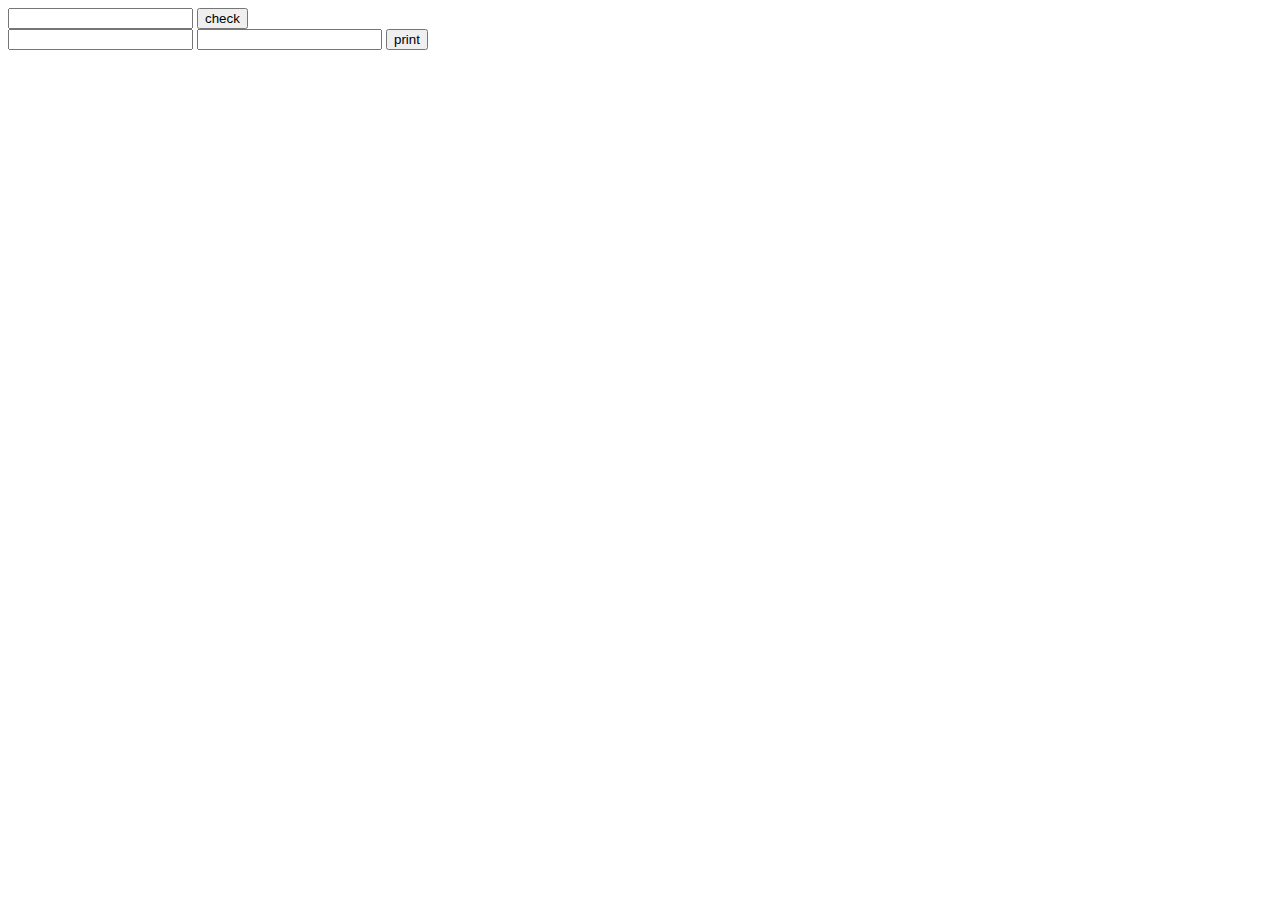
<file: clock/index.html>
<html lang="pl">

<head>
  <meta charset="utf-8" />
  <title>Clock</title>
</head>

<body onload="count()" ;>
  <div id="clock"></div>
  <input type="text" id="number_input" />
  <input type="submit" value="check" onclick="check_number_from_input()" />
  <div id="result"></div>

  <input type="text" id="number_one" />
  <input type="text" id="number_two" />
  <input type="submit" value="print" onclick="clear_field(), print_numbers()" />
  <div id="printing_result"></div>
  <script src="clock.js" />

</body>
</file>
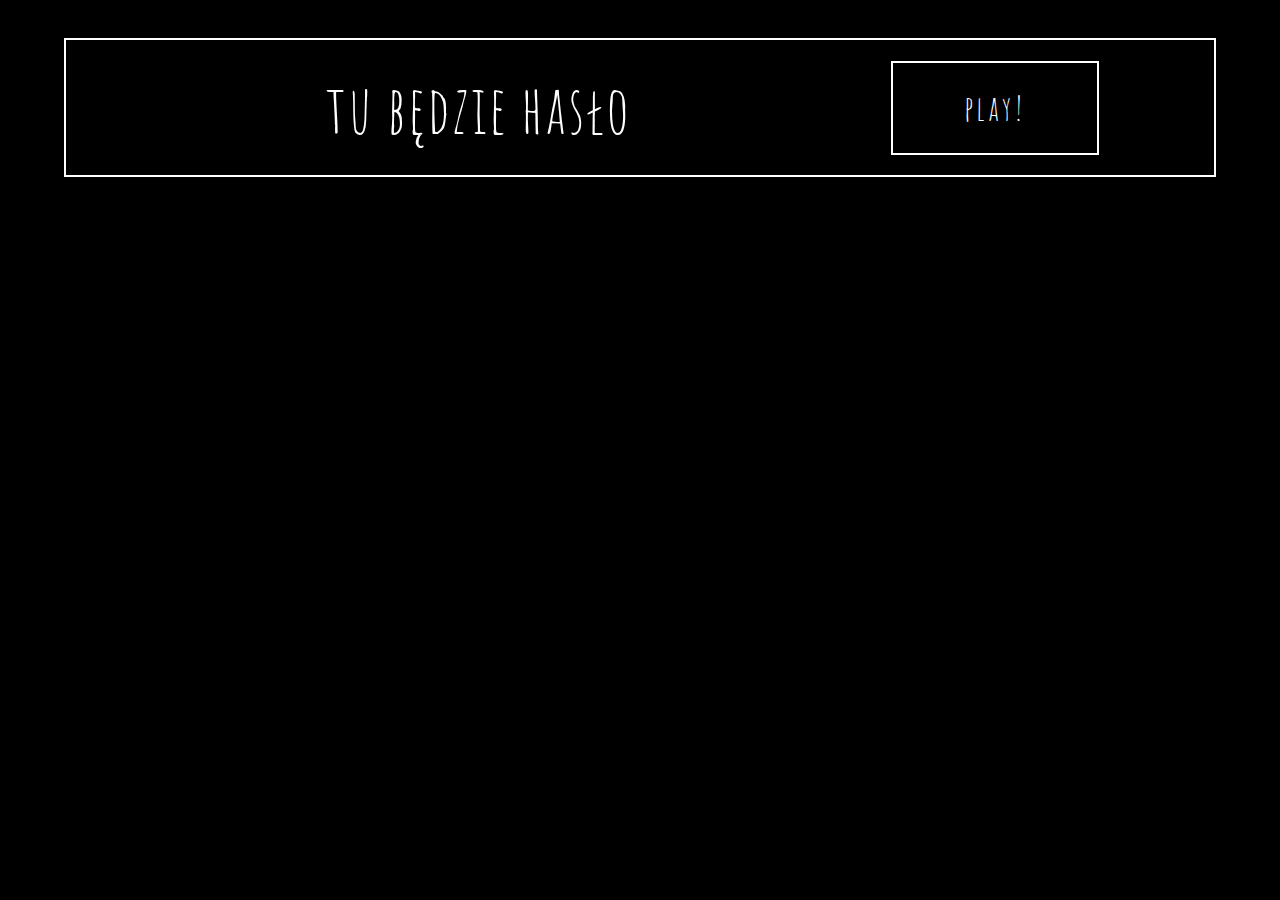
<file: gallows_game/index.html>
<html lang="pl">

<head>
  <meta charset="utf-8" />
  <title>Gallows game</title>
  <link rel="stylesheet" href="reset.css" type "text/css"/>
  <link rel="stylesheet" href="gallows.css" type="text/css" />
  <link href="https://fonts.googleapis.com/css?family=Amatic+SC" rel="stylesheet">
</head>

<body>
  <div id="container">
    <div id="container_1">
      <div id="board">
        <p>tu będzie hasło</p>
      </div>
      <button id="button_new_game" type="button" value="new game" onclick="start_game()">
        <p>play!</p>
      </button>
    </div>
    <div id="container_2">
      <div id="gallows">
        <img class="gallow-image" />
      </div>
      <div id="alphabet">
      </div>
    </div>
  </div>

  <script src="gallows.js"></script>
  <script src="gallows.js"></script>
  <!-- Global site tag (gtag.js) - Google Analytics -->
  <script async src="https://www.googletagmanager.com/gtag/js?id=UA-114214290-1"></script>
  <script>
    window.dataLayer = window.dataLayer || [];
    function gtag() { dataLayer.push(arguments); }
    gtag('js', new Date());
    gtag('config', 'UA-114214290-1');
  </script>
</body>

</html>
</file>
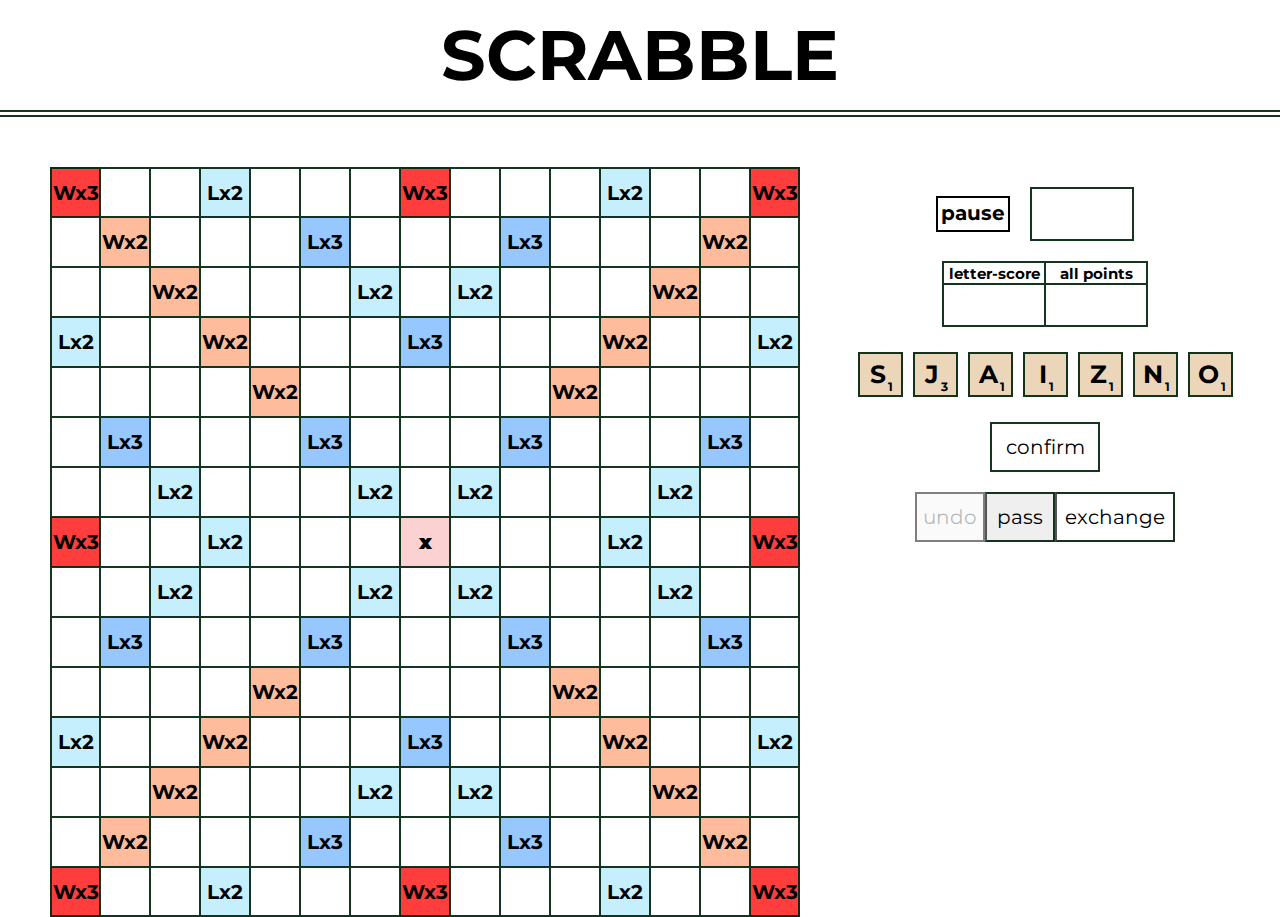
<file: scrabble/index.html>
<html lang="pl">

<head>
  <meta charset="utf-8" />
  <title>SCRABBLE</title>
  <link rel="stylesheet" href="reset.css" type "text/css"/>
  <link rel="stylesheet" href="scrabble.css" type="text/css" />
  <link href="https://fonts.googleapis.com/css?family=Montserrat" rel="stylesheet">
</head>

<body>
  <div class="root">
    <div id="header">
      <div id="game_name"> SCRABBLE </div>
    </div>
    <div id="game_over">
      <div id="play_again" onclick="start_game()">"click" to play again</div>
    </div>
    <div id="game_space">
      <div id="board"></div>
      <div id="menu">
        <div id=time>
          <div id="pause" onclick="pause_game()">pause</div>
          <div id="clock"></div>
        </div>
        <div id="score-names">
          <div id="letter-score-name">
            letter-score
          </div>
          <div id="score-name">
            all points
          </div>
        </div>
        <div id="scores">
          <div id="letter_score"></div>
          <div id="score"></div>
        </div>
        <div id="letters"></div>
        <button id="confirm" type="button" value="confirm" onclick="confirm()">
          confirm
        </button>
        <div id="controls">
          <button id="undo" type="button" value="undo" onclick="letter_undo()" disabled>
            undo
          </button>
          <button id="pass" type="button" value="pass" onclick="pass()">pass</button>
          <button id="letter_exchange" type="button" value="letter_exchange" onclick="letter_exchange()">exchange</button>
        </div>
      </div>
    </div>
  </div>


  <script src="scrabble.js"></script>

</body>

</html>
</file>
<file: gallows_game/gallows.css>
body {
  background-color: black;
  color: white;
  font-size: 28px;
  font-family: 'Amatic SC', cursive;
}

body * {
  font-family: 'Amatic SC', cursive;
}

#container {
  background-color: black;
  margin-left: auto;
  margin-right: auto;
}

#container_1 {
  display: flex;
  border: 2px solid white;
  height: 15%;
  margin-left: 5%;
  margin-right: 5%;
  margin-top: 3%;
  margin-bottom: 3%;
  justify-content: center;
  align-items: center;
}

#board {
  font-size: 50pt;
  width: 80%;
  display: flex;
  justify-content: center;
  align-items: center;
  letter-spacing: 2px;
}

#button_new_game {
  background-color: black;
  border: 2px solid white;
  margin-right: 10%;
  width: 20%;
  height: 70%;
  font-size: 35px;
  color: white;
  letter-spacing: 3px;
  display: flex;
  align-items: center;
  justify-content: center;
  visibility: visible;
}

#button_new_game:hover {
  transition: opacity 0.3s;
  opacity: 0.5;
}

#container_2 {
  display: flex;
  visibility: hidden;
}

/* Kuba to dodał */
.gallow-image {
  width: 200px;
  height: auto;
  display: block;
}

#gallows {
  flex: 1;
  margin: 2%;
  height: 60%;
  width: 50%;
  display: flex;
  justify-content: center;
  align-items: center;
  font-size: 200%;
}

#alphabet {
  display: flex;
  background-color: black;
  height: 60%;
  margin: 2%;
  width: 50%;
  flex-wrap: wrap;
}

.letter {
  border: 2px solid white;
  height: 13%;
  width: 10%;
  margin: 2%;
  font-size: 100%;
  background-color: black;
  color: white;
}

.letter:not(:disabled):hover {
  transition: opacity 0.3s;
  opacity: 0.5;
}

.letter:active,
.letter:focus {
  outline: 0;
}

.letter.invalid {
  border: 2px solid rgb(218, 11, 11);
}

.letter.valid {
  border: 2px solid rgb(12, 104, 12);
}
</file>
<file: scrabble/scrabble.css>
body {
  color: rgba(65, 59, 59, 0.938);
  font-size: 2rem;
  font-family: 'Montserrat', sans-serif;
}

#header {
  height: 80px;
  justify-content: center;
  align-items: center;
  padding-bottom: 30px;
  border-bottom: 7px double rgba(4, 39, 17, 0.938);
}
#game_name {
  text-align: center;
  font-size: 70px;
  padding: 20px;
}

.root {
  width: 100vw;
  height: 100vh;
  display: block;
  position: relative;
  color: black;
  font-weight: bold;
  font-size: 40px;
}

#game_space {
  display: flex;
  margin: 50px;
}

#game_space.blur {
  filter: blur(7px);
  transition: filter 500ms linear;
}

#game_over {
  z-index: 2;
  display: none;
  text-align: center;
  position: absolute;
  flex-direction: column-reverse;
  justify-content: space-evenly;
  width: 100vw;
  height: 100vh;
  top: 0;
  left: 0;
  align-items: center;
  justify-content: center;
  font-size: 50px;
}

#play_again {
  margin-top: 25px;
  text-align: center;
  align-items: center;
  justify-content: center;
  font-size: 50px;
}

#play_again:hover {
  cursor: pointer;
}

#board {
  transition: filter 500ms linear;
  width: calc(15 * 50px);
  height: calc(15 * 50px);
}

#board.blur {
  filter: blur(5px);
  transition: filter 500ms linear;
}

.row {
  display: flex;
  flex-direction: row;
}

.box {
  box-sizing: border-box;
  border: 1px solid rgba(4, 39, 17, 0.938);
  width: 50px;
  height: 50px;
  display: flex;
  text-align: center;
  justify-content: center;
  align-items: center;
  font-size: 20px;
  cursor: pointer;
}

.box:first-child {
  border-left: 2px solid rgba(4, 39, 17, 0.938);
}

.box:last-child {
  border-right: 2px solid rgba(4, 39, 17, 0.938);
}

.row:first-child .box {
  border-top: 2px solid rgba(4, 39, 17, 0.938);
}

.row:last-child .box {
  border-bottom: 2px solid rgba(4, 39, 17, 0.938);
}

.box.Wx3 {
  background-color: rgba(255, 0, 0, 0.76);
}

.box.Wx2 {
  background-color: rgba(252, 80, 0, 0.384);
}

.box.Lx3 {
  background-color: rgba(0, 119, 255, 0.411);
}

.box.Lx2 {
  background-color: rgba(84, 207, 245, 0.342);
}

.box.x {
  font-weight: 1000;
  background-color: rgba(247, 142, 142, 0.404);
}

.box.occupied {
  background-color: rgba(222, 184, 135, 0.575);
  cursor: not-allowed;
}

#menu {
  display: flex;
  flex-direction: column;
  align-items: center;
  padding: 0px 70px 0px 70px;
  width: calc(7 * 50px);
}

#letters {
  transition: filter 500ms linear;
  display: flex;
  margin: 20px;
}

#letters.blur {
  filter: blur(6px);
  transition: filter 500ms linear;
}

.letter {
  cursor: pointer;
  border: 2px solid rgba(4, 39, 17, 0.938);
  width: 45px;
  height: 45px;
  margin: 5px;
  display: flex;
  text-align: center;
  justify-content: center;
  align-items: center;
  box-sizing: border-box;
  font-size: 25px;
  box-sizing: border-box;
  padding-left: 5px;
  background-color: rgba(222, 184, 135, 0.575);
}

.letter:hover {
  background-color: rgba(0, 0, 0, 0.075);
}

.selected {
  background-color: rgba(0, 0, 0, 0.37);
}
.value {
  align-self: flex-end;
  padding: 2px;
  font-size: 12px;
}

#score-names {
  display: flex;
  flex-direction: row;
}

#letter-score-name,
#score-name {
  height: 20px;
  width: 100px;
  display: flex;
  align-items: center;
  justify-content: center;
  font-size: 15px;
}

#letter-score-name {
  border-top: 2px solid rgba(4, 39, 17, 0.938);
  border-left: 2px solid rgba(4, 39, 17, 0.938);
  border-right: 2px solid rgba(4, 39, 17, 0.938);
  border-bottom: 2px solid rgba(4, 39, 17, 0.938);
}

#score-name {
  border-top: 2px solid rgba(4, 39, 17, 0.938);
  border-right: 2px solid rgba(4, 39, 17, 0.938);
  border-bottom: 2px solid rgba(4, 39, 17, 0.938);
}

#scores {
  display: flex;
  flex-direction: row;
}

#letter_score,
#score {
  font-size: 30px;
  height: 40px;
  width: 100px;
  text-align: center;
  display: flex;
  align-items: center;
  justify-content: center;
}

#letter_score {
  border-left: 2px solid rgba(4, 39, 17, 0.938);
  border-right: 2px solid rgba(4, 39, 17, 0.938);
  border-bottom: 2px solid rgba(4, 39, 17, 0.938);
}

#score {
  border-right: 2px solid rgba(4, 39, 17, 0.938);
  border-bottom: 2px solid rgba(4, 39, 17, 0.938);
}

#time {
  display: flex;
  justify-content: center;
  align-items: center;
}

#pause {
  border: 2px solid black;
  height: 30px;
  width: 70px;
  font-size: 20px;
  font-weight: bold;
  display: flex;
  align-items: center;
  justify-content: center;
  text-align: center;
  padding-bottom: 2px;
}
#pause:hover {
  background-color: rgba(0, 0, 0, 0.075);
}

#clock {
  border: 2px solid rgba(4, 39, 17, 0.938);
  height: 50px;
  width: 100px;
  margin: 20px;
  display: flex;
  justify-content: center;
  align-items: center;
  font-size: 30px;
}

#controls {
  display: flex;
  align-items: center;
  justify-content: center;
}

#letter_exchange {
  font-family: 'Montserrat', sans-serif;
  font-size: 20px;
  background-color: white;
  border-top: 2px solid rgba(4, 39, 17, 0.938);
  border-right: 2px solid rgba(4, 39, 17, 0.938);
  border-bottom: 2px solid rgba(4, 39, 17, 0.938);
  width: 120px;
  height: 50px;
  text-align: center;
}
#letter_exchange:hover {
  background-color: rgba(0, 0, 0, 0.075);
}

#letter_exchange:active,
#letter_exchange:focus {
  outline: 0;
}

#pass {
  font-family: 'Montserrat', sans-serif;
  border-top: 2px solid rgba(4, 39, 17, 0.938);
  border-right: 2px solid rgba(4, 39, 17, 0.938);
  border-bottom: 2px solid rgba(4, 39, 17, 0.938);
  height: 50px;
  width: 70px;
  font-size: 20px;
  display: flex;
  text-align: center;
  align-items: center;
  justify-content: center;
}

#pass:hover {
  background-color: rgba(0, 0, 0, 0.075);
}

#pass:active,
#pass:focus {
  outline: 0;
}

#undo {
  font-family: 'Montserrat', sans-serif;
  border: 2px solid rgba(4, 39, 17, 0.938);
  height: 50px;
  width: 70px;
  font-size: 20px;
  display: flex;
  align-items: center;
  justify-content: center;
}

#undo:hover {
  background-color: rgba(0, 0, 0, 0.075);
}
#undo:disabled {
  cursor: not-allowed;
  border: 2px solid rgba(127, 127, 127);
}

#undo:active,
#undo:focus {
  outline: 0;
}

#confirm {
  font-family: 'Montserrat', sans-serif;
  font-size: 20px;
  background-color: white;
  border: 2px solid rgba(4, 39, 17, 0.938);
  width: 110px;
  height: 50px;
  margin-bottom: 20px;
}
#confirm:active,
#confirm:focus {
  outline: 0;
}

#confirm:hover {
  animation: shake 0.2s linear 2;
}

@keyframes shake {
  0% {
    transform: rotate(-1deg);
  }
  66% {
    transform: rotate(1deg);
  }
}
</file>
